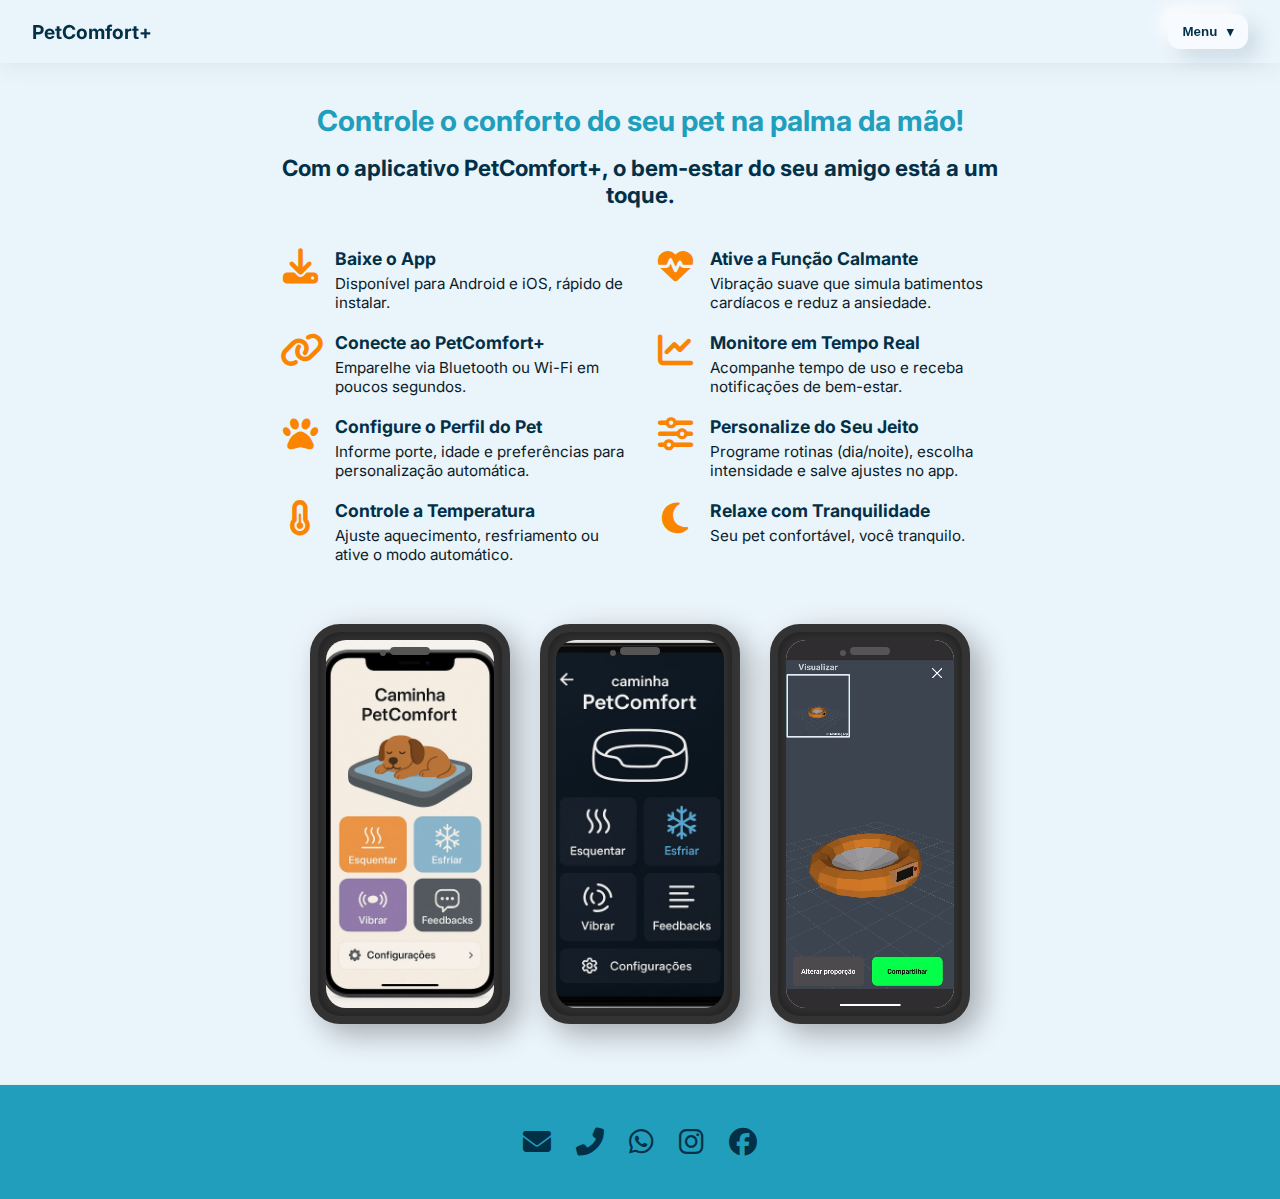
<file: app.html>
<!DOCTYPE html>
<html lang="pt-br">
<head>
  <meta charset="UTF-8" />
  <meta name="viewport" content="width=device-width, initial-scale=1.0"/>
  <meta name="viewport" content="width=device-width, initial-scale=1.0"/>
  <title>PetComfort+ - App</title>
  <link rel="stylesheet" href="style.css"/>
  <link rel="preconnect" href="https://fonts.googleapis.com">
  <link rel="preconnect" href="https://fonts.gstatic.com" crossorigin>
  <link href="https://fonts.googleapis.com/css2?family=Inter:wght@400;600;700&display=swap" rel="stylesheet">
  <link rel="stylesheet" href="https://cdnjs.cloudflare.com/ajax/libs/font-awesome/6.4.2/css/all.min.css">
</head>
<body>

  <header class="header">
    <a href="index.html" class="brand">PetComfort+</a>

    <nav class="menu">
      <button class="menu__button" aria-haspopup="true" aria-expanded="false" onclick="toggleDropdown()">
        Menu <span class="menu__chevron">▾</span>
      </button>
      <div id="dropdown" class="menu__dropdown">
        <a href="index.html">Inicio</a>
        <a href="app.html">App</a>
        <a href="beneficios.html">Benefícios</a>
        <a href="reembolso.html">Reembolso e Troca</a>
      </div>
    </nav>
  </header>

  <main class="container">

    <h1 class="page-title">Controle o conforto do seu pet na palma da mão!</h1>
    <p class="slogan">Com o aplicativo PetComfort+, o bem-estar do seu amigo está a um toque.</p>

    <section class="app-topics">
      <div class="topic-column">
        <div class="topic-item">
          <i class="fas fa-download topic-icon"></i>
          <div>
            <h3>Baixe o App</h3>
            <p>Disponível para Android e iOS, rápido de instalar.</p>
          </div>
        </div>
        <div class="topic-item">
          <i class="fas fa-link topic-icon"></i>
          <div>
            <h3>Conecte ao PetComfort+</h3>
            <p>Emparelhe via Bluetooth ou Wi-Fi em poucos segundos.</p>
          </div>
        </div>
        <div class="topic-item">
          <i class="fas fa-paw topic-icon"></i>
          <div>
            <h3>Configure o Perfil do Pet</h3>
            <p>Informe porte, idade e preferências para personalização automática.</p>
          </div>
        </div>
        <div class="topic-item">
          <i class="fas fa-thermometer-half topic-icon"></i>
          <div>
            <h3>Controle a Temperatura</h3>
            <p>Ajuste aquecimento, resfriamento ou ative o modo automático.</p>
          </div>
        </div>
      </div>
      <div class="topic-column">
        <div class="topic-item">
          <i class="fas fa-heartbeat topic-icon"></i>
          <div>
            <h3>Ative a Função Calmante</h3>
            <p>Vibração suave que simula batimentos cardíacos e reduz a ansiedade.</p>
          </div>
        </div>
        <div class="topic-item">
          <i class="fas fa-chart-line topic-icon"></i>
          <div>
            <h3>Monitore em Tempo Real</h3>
            <p>Acompanhe tempo de uso e receba notificações de bem-estar.</p>
          </div>
        </div>
        <div class="topic-item">
          <i class="fas fa-sliders-h topic-icon"></i>
          <div>
            <h3>Personalize do Seu Jeito</h3>
            <p>Programe rotinas (dia/noite), escolha intensidade e salve ajustes no app.</p>
          </div>
        </div>
        <div class="topic-item">
          <i class="fas fa-moon topic-icon"></i>
          <div>
            <h3>Relaxe com Tranquilidade</h3>
            <p>Seu pet confortável, você tranquilo.</p>
          </div>
        </div>
      </div>
    </section>

    <div class="app-visuals">
      <div class="phone-mockup">
        <div class="screen">
          <img src="imag5.jpeg" alt="Captura de tela do app 1">
        </div>
      </div>

      <div class="phone-mockup">
        <div class="screen">
          <img src="imag6.jpeg" alt="Captura de tela do app 2">
        </div>
      </div>
      
      <div class="phone-mockup video-mockup">
        <div class="screen">
          <video src="video1.mp4" autoplay loop muted></video>
        </div>
      </div>
    </div>
  </main>

  <footer class="footer">
   <div class="footer-center">
     <a href="mailto:suporte@petcomfortplus.com"><i class="fas fa-envelope"></i></a>
     <a href="tel:+551140028999"><i class="fas fa-phone-alt"></i></a>
     <a href="https://wa.me/5511999999999" target="_blank"><i class="fab fa-whatsapp"></i></a>
     <a href="https://www.instagram.com/seu_perfil" target="_blank"><i class="fab fa-instagram"></i></a>
     <a href="https://www.facebook.com/seu_perfil" target="_blank"><i class="fab fa-facebook"></i></a> 
   </div>
 </footer>
  <script>
    // Dropdown
    function toggleDropdown() {
      const dd = document.getElementById('dropdown');
      dd.classList.toggle('show');
    }
    window.addEventListener('click', (e) => {
      if (!e.target.closest('.menu')) {
        document.getElementById('dropdown').classList.remove('show');
      }
    });
  </script>
</body>
</html>
</file>
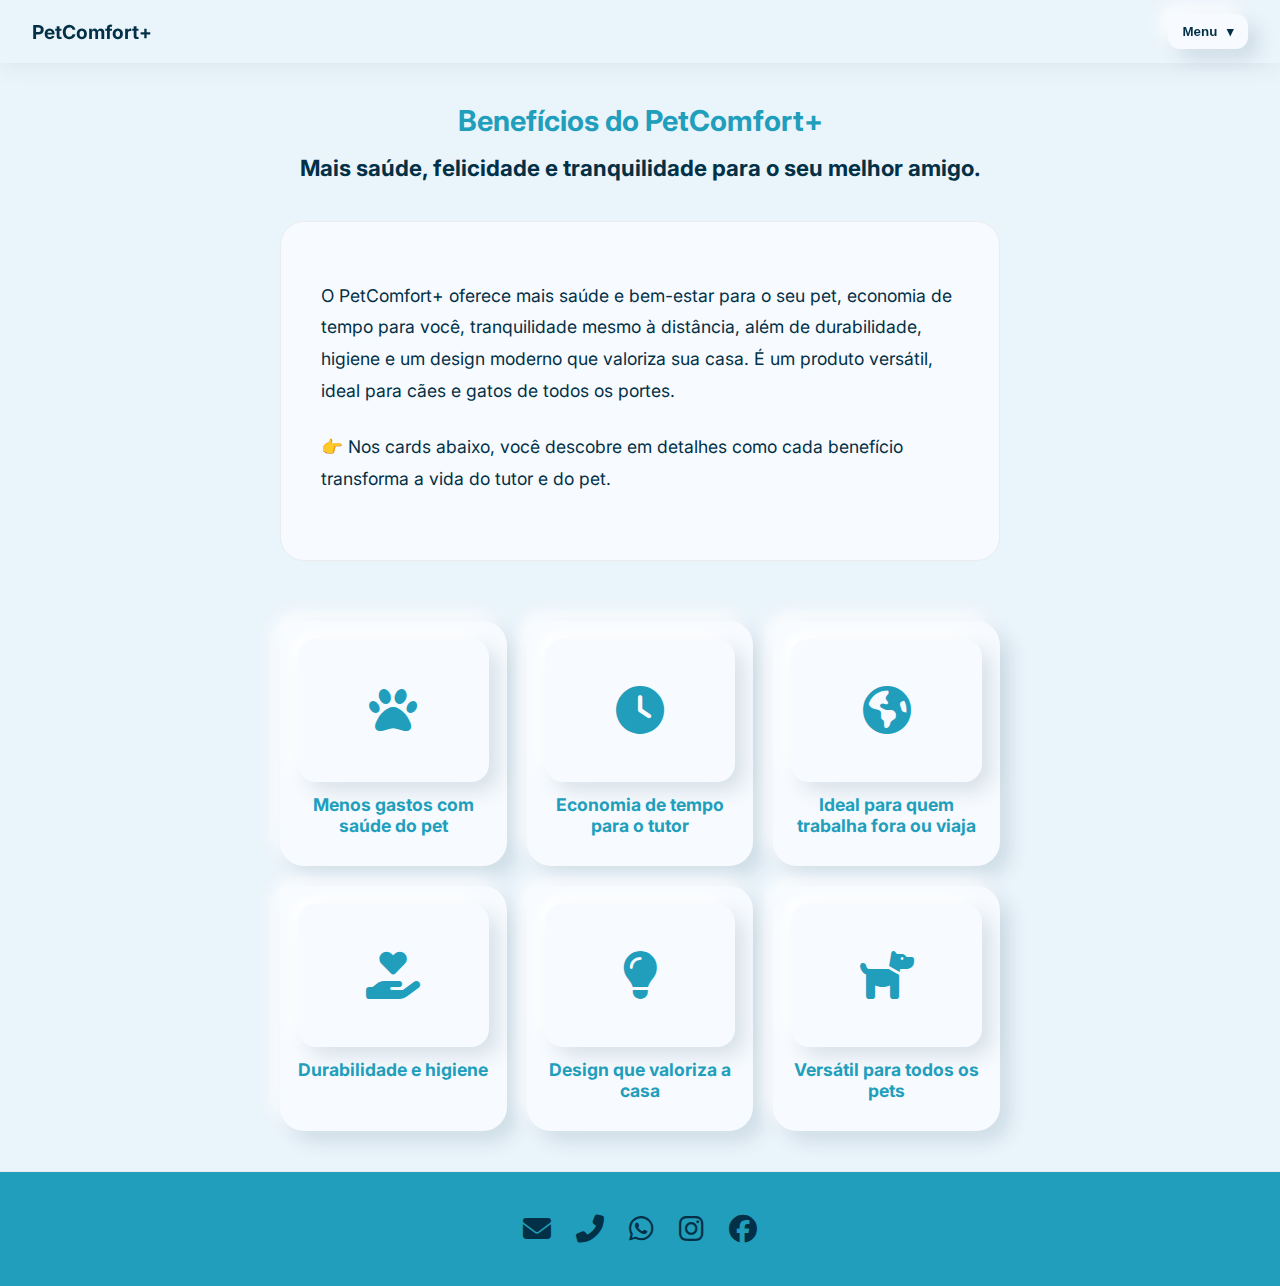
<file: beneficios.html>
<!DOCTYPE html>
<html lang="pt-br">
<head>
  <meta charset="UTF-8" />
  <meta name="viewport" content="width=device-width, initial-scale=1.0"/>
  <meta name="viewport" content="width=device-width, initial-scale=1.0"/>
  <title>PetComfort+ - Benefícios</title>
  <link rel="stylesheet" href="style.css"/>
  <link rel="preconnect" href="https://fonts.googleapis.com">
  <link rel="preconnect" href="https://fonts.gstatic.com" crossorigin>
  <link href="https://fonts.googleapis.com/css2?family=Inter:wght@400;600;700&display=swap" rel="stylesheet">
  <link rel="stylesheet" href="https://cdnjs.cloudflare.com/ajax/libs/font-awesome/6.4.2/css/all.min.css">
</head>
<body>

  <header class="header">
    <a href="index.html" class="brand">PetComfort+</a>

    <nav class="menu">
      <button class="menu__button" aria-haspopup="true" aria-expanded="false" onclick="toggleDropdown()">
        Menu <span class="menu__chevron">▾</span>
      </button>
      <div id="dropdown" class="menu__dropdown">
        <a href="index.html">Inicio</a>
        <a href="app.html">App</a>
        <a href="beneficios-final.html">Benefícios</a>
        <a href="reembolso.html">Reembolso e Troca</a>
      </div>
    </nav>
  </header>

  <main class="container">

    <h1 class="page-title">Benefícios do PetComfort+</h1>
    <p class="slogan">Mais saúde, felicidade e tranquilidade para o seu melhor amigo.</p>

    <section class="long-intro-section">
      <p>O PetComfort+ oferece mais saúde e bem-estar para o seu pet, economia de tempo para você, tranquilidade mesmo à distância, além de durabilidade, higiene e um design moderno que valoriza sua casa. É um produto versátil, ideal para cães e gatos de todos os portes.</p>
      <p>👉 Nos cards abaixo, você descobre em detalhes como cada benefício transforma a vida do tutor e do pet.</p>
    </section>

    <section class="cards">
      
      <article class="card">
        <div class="card__image-box">
          <i class="fas fa-paw card-icon"></i>
        </div>
        <h3 class="card__title">Menos gastos com saúde do pet</h3>
        <div class="card__content">
          <p>Um pet que dorme bem e tem menos ansiedade vive mais saudável. O PetComfort+ reduz estresse e previne problemas, ajudando a evitar visitas frequentes ao veterinário.</p>
        </div>
      </article>

      <article class="card">
        <div class="card__image-box">
          <i class="fas fa-clock card-icon"></i>
        </div>
        <h3 class="card__title">Economia de tempo para o tutor</h3>
        <div class="card__content">
          <p>Com o app, você programa rotinas automáticas de aquecimento, resfriamento e função calmante. Tudo acontece sozinho, liberando mais tempo para você aproveitar com seu pet.</p>
        </div>
      </article>

      <article class="card">
        <div class="card__image-box">
          <i class="fas fa-globe-americas card-icon"></i>
        </div>
        <h3 class="card__title">Ideal para quem trabalha fora ou viaja</h3>
        <div class="card__content">
          <p>Mesmo longe, você acompanha o bem-estar do seu pet em tempo real pelo celular. Ajuste funções, receba notificações e fique tranquilo em qualquer situação.</p>
        </div>
      </article>
      
      <article class="card">
        <div class="card__image-box">
          <i class="fas fa-hand-holding-heart card-icon"></i>
        </div>
        <h3 class="card__title">Durabilidade e higiene</h3>
        <div class="card__content">
          <p>Feito com materiais resistentes e fáceis de limpar, o PetComfort+ foi projetado para durar anos sem perder a qualidade, tornando a rotina mais prática e segura.</p>
        </div>
      </article>
      
      <article class="card">
        <div class="card__image-box">
          <i class="fas fa-lightbulb card-icon"></i>
        </div>
        <h3 class="card__title">Design que valoriza a casa</h3>
        <div class="card__content">
          <p>Moderno e sofisticado, combina com a decoração e mantém a elegância que outras camas comuns não oferecem.</p>
        </div>
      </article>
      
      <article class="card">
        <div class="card__image-box">
          <i class="fas fa-dog card-icon"></i>
        </div>
        <h3 class="card__title">Versátil para todos os pets</h3>
        <div class="card__content">
          <p>Adapta-se a cães e gatos de diferentes portes, sendo perfeito até para famílias com mais de um pet.</p>
        </div>
      </article>
    </section>

  </main>

  <footer class="footer">
   <div class="footer-center">
     <a href="mailto:suporte@petcomfortplus.com"><i class="fas fa-envelope"></i></a>
     <a href="tel:+551140028999"><i class="fas fa-phone-alt"></i></a>
     <a href="https://wa.me/5511999999999" target="_blank"><i class="fab fa-whatsapp"></i></a>
     <a href="https://www.instagram.com/seu_perfil" target="_blank"><i class="fab fa-instagram"></i></a>
     <a href="https://www.facebook.com/seu_perfil" target="_blank"><i class="fab fa-facebook"></i></a> 
   </div>
 </footer>

  <script>
    // Dropdown
    function toggleDropdown() {
      const dd = document.getElementById('dropdown');
      dd.classList.toggle('show');
    }
    window.addEventListener('click', (e) => {
      if (!e.target.closest('.menu')) {
        document.getElementById('dropdown').classList.remove('show');
      }
    });
  </script>
</body>
</html>
</file>
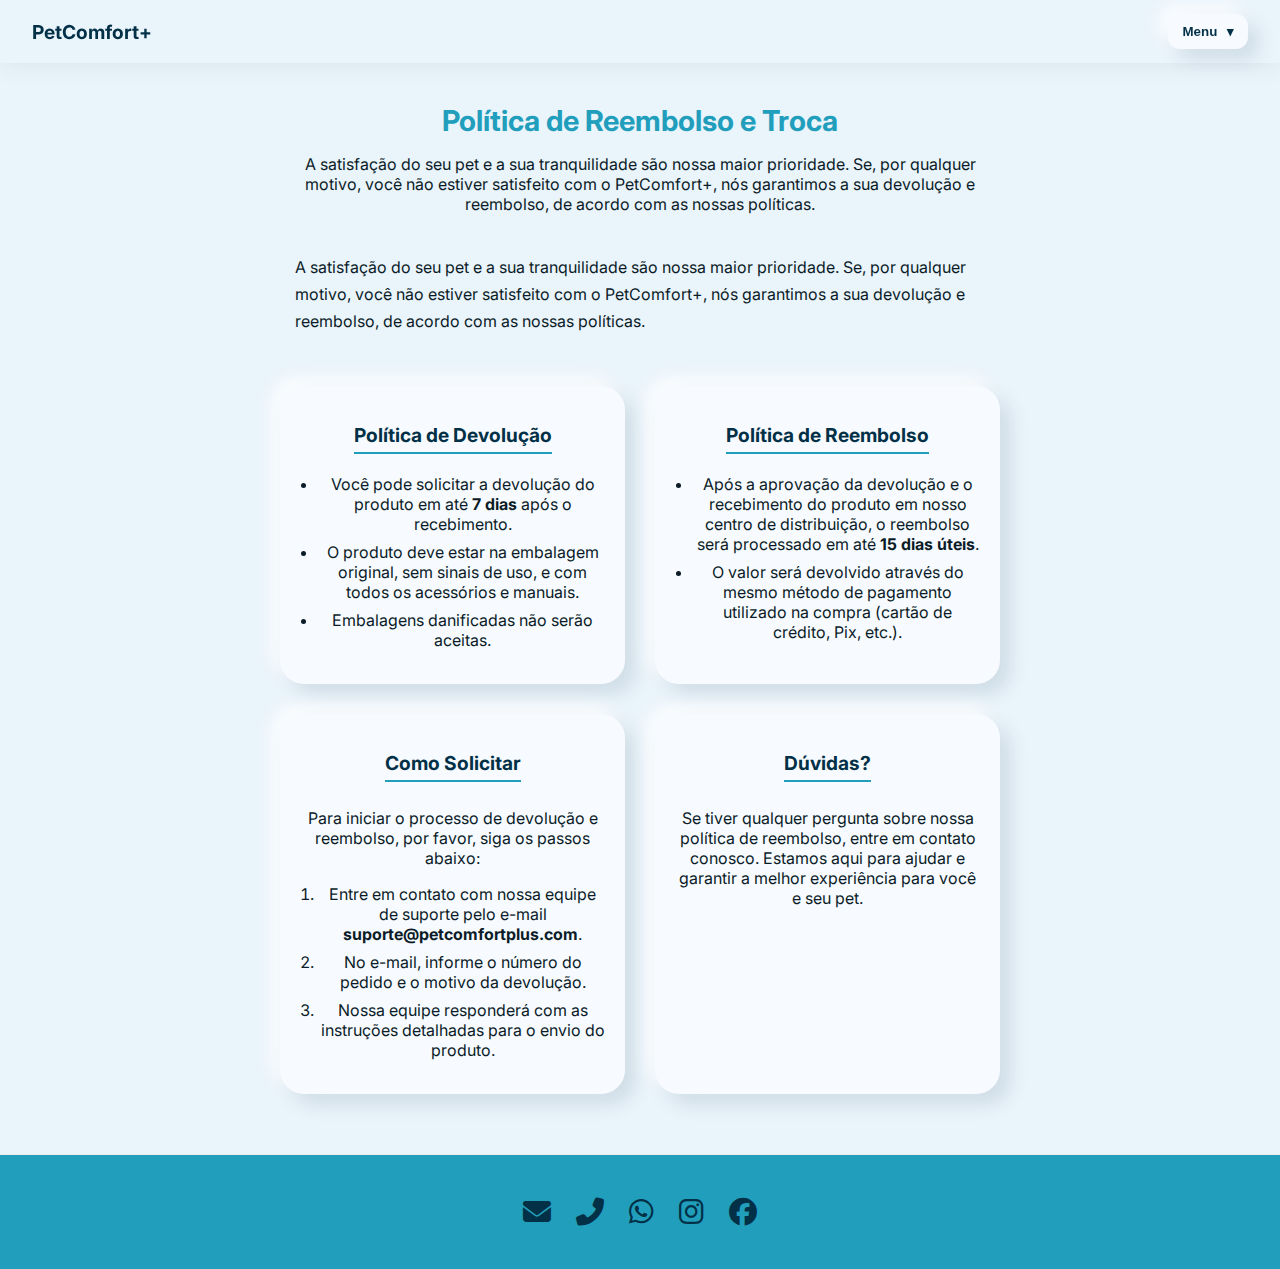
<file: reembolso.html>
<!DOCTYPE html>
<html lang="pt-br">
<head>
  <meta charset="UTF-8" />
  <meta name="viewport" content="width=device-width, initial-scale=1.0"/>
  <meta name="viewport" content="width=device-width, initial-scale=1.0"/>
  <title>PetComfort+ - Reembolso e Troca</title>
  <link rel="stylesheet" href="style.css"/>
  <link rel="preconnect" href="https://fonts.googleapis.com">
  <link rel="preconnect" href="https://fonts.gstatic.com" crossorigin>
  <link href="https://fonts.googleapis.com/css2?family=Inter:wght@400;600;700&display=swap" rel="stylesheet">
  <link rel="stylesheet" href="https://cdnjs.cloudflare.com/ajax/libs/font-awesome/6.4.2/css/all.min.css">
</head>
<body>

  <header class="header">
    <a href="index.html" class="brand">PetComfort+</a>

    <nav class="menu">
      <button class="menu__button" aria-haspopup="true" aria-expanded="false" onclick="toggleDropdown()">
        Menu <span class="menu__chevron">▾</span>
      </button>
      <div id="dropdown" class="menu__dropdown">
        <a href="index.html">Inicio</a>
        <a href="app.html">App</a>
        <a href="beneficios-final.html">Benefícios</a>
        <a href="reembolso.html">Reembolso e Troca</a>
      </div>
    </nav>
  </header>

  <main class="container">

    <h1 class="page-title">Política de Reembolso e Troca</h1>

    <section class="policy-section">
      <p>A satisfação do seu pet e a sua tranquilidade são nossa maior prioridade. Se, por qualquer motivo, você não estiver satisfeito com o PetComfort+, nós garantimos a sua devolução e reembolso, de acordo com as nossas políticas.</p>

      <section class="policy-section">
  <p class="policy-intro">A satisfação do seu pet e a sua tranquilidade são nossa maior prioridade. Se, por qualquer motivo, você não estiver satisfeito com o PetComfort+, nós garantimos a sua devolução e reembolso, de acordo com as nossas políticas.</p>

  <div class="cards policy-cards">
    <article class="card policy-block">
      <h3>Política de Devolução</h3>
      <ul>
        <li>Você pode solicitar a devolução do produto em até <strong>7 dias</strong> após o recebimento.</li>
        <li>O produto deve estar na embalagem original, sem sinais de uso, e com todos os acessórios e manuais.</li>
        <li>Embalagens danificadas não serão aceitas.</li>
      </ul>
    </article>

    <article class="card policy-block">
      <h3>Política de Reembolso</h3>
      <ul>
        <li>Após a aprovação da devolução e o recebimento do produto em nosso centro de distribuição, o reembolso será processado em até <strong>15 dias úteis</strong>.</li>
        <li>O valor será devolvido através do mesmo método de pagamento utilizado na compra (cartão de crédito, Pix, etc.).</li>
      </ul>
    </article>

    <article class="card policy-block">
      <h3>Como Solicitar</h3>
      <p>Para iniciar o processo de devolução e reembolso, por favor, siga os passos abaixo:</p>
      <ol>
        <li>Entre em contato com nossa equipe de suporte pelo e-mail <strong>suporte@petcomfortplus.com</strong>.</li>
        <li>No e-mail, informe o número do pedido e o motivo da devolução.</li>
        <li>Nossa equipe responderá com as instruções detalhadas para o envio do produto.</li>
      </ol>
    </article>

    <article class="card policy-block">
      <h3>Dúvidas?</h3>
      <p>Se tiver qualquer pergunta sobre nossa política de reembolso, entre em contato conosco. Estamos aqui para ajudar e garantir a melhor experiência para você e seu pet.</p>
    </article>
  </div>
</section>
      
    </section>

  </main>

  <footer class="footer">
   <div class="footer-center">
     <a href="mailto:suporte@petcomfortplus.com"><i class="fas fa-envelope"></i></a>
     <a href="tel:+551140028999"><i class="fas fa-phone-alt"></i></a>
     <a href="https://wa.me/5511999999999" target="_blank"><i class="fab fa-whatsapp"></i></a>
     <a href="https://www.instagram.com/seu_perfil" target="_blank"><i class="fab fa-instagram"></i></a>
     <a href="https://www.facebook.com/seu_perfil" target="_blank"><i class="fab fa-facebook"></i></a> 
   </div>
 </footer>

  <script>
    function toggleDropdown() {
      const dd = document.getElementById('dropdown');
      dd.classList.toggle('show');
    }
    window.addEventListener('click', (e) => {
      if (!e.target.closest('.menu')) {
        document.getElementById('dropdown').classList.remove('show');
      }
    });
  </script>
</body>
</html>
</file>
<file: style.css>
/* ===== Paleta ===== */
:root {
  --sky: #8ECAE6;
  --blue: #219EBC;
  --navy: #023047;
  --amber: #FFB703;
  --orange: #FB8500;

  --bg: #eaf4fb;
  --text: #0b1c28;
  --card-bg: #f7fbff;

  --radius-lg: 24px;
  --radius-md: 18px;
  --shadow-soft: 10px 10px 20px rgba(2,48,71,0.12), -8px -8px 18px rgba(255,255,255,0.9);
  --inset-soft: inset 8px 8px 16px rgba(2,48,71,0.08), inset -8px -8px 16px rgba(255,255,255,0.9);
}

/* Reset */
* { box-sizing: border-box; }
body {
  margin: 0;
  font-family: 'Inter', sans-serif;
  background: var(--bg);
  color: var(--text);
}

/* Cabeçalho */
.header {
  position: sticky;
  top: 0;
  z-index: 50;
  display: flex;
  justify-content: space-between;
  align-items: center;
  padding: 14px 32px;
  background: var(--bg);
  box-shadow: 0 6px 20px rgba(2,48,71,0.06);
}
.brand {
  font-weight: 700;
  font-size: 1.2rem;
  color: var(--navy);
  text-decoration: none;
}

/* Menu dropdown */
.menu { position: relative; }
.menu__button {
  border: none;
  border-radius: 12px;
  padding: 10px 14px;
  font-weight: 600;
  cursor: pointer;
  background: var(--card-bg);
  color: var(--navy);
  box-shadow: var(--shadow-soft);
}
.menu__button:active { box-shadow: var(--inset-soft); }
.menu__chevron { margin-left: 6px; }

.menu__dropdown {
  position: absolute;
  right: 0;
  top: calc(100% + 10px);
  min-width: 200px;
  background: var(--card-bg);
  border-radius: 16px;
  padding: 6px;
  box-shadow: var(--shadow-soft);
  display: none;
}
.menu__dropdown.show { display: block; }
.menu__dropdown a {
  display: block;
  padding: 12px 14px;
  border-radius: 10px;
  text-decoration: none;
  color: var(--navy);
  font-weight: 500;
}
.menu__dropdown a:hover {
  background: var(--sky);
  color: var(--navy);
}

/* Layout */
.container {
  max-width: 760px;
  margin: 40px auto;
  padding: 0 20px;
  text-align: center;
}

/* Logo */
.logo-box {
  margin: 20px auto;
  width: 220px;   
  height: 220px; 
  border-radius: 28px;
  background: var(--card-bg);
  display: flex;
  justify-content: center;
  align-items: center;
  box-shadow: var(--shadow-soft);
  transition: transform 0.3s ease;
}
.logo-img {
  width: 80%;     
  height: auto;
  display: block;
  transition: transform 0.3s ease;
}

/* Slogan */
.slogan {
  font-weight: 700;
  font-size: 1.4rem;
  color: var(--navy);
  margin: 16px 0 32px;
}

/* Cards (da página inicial) */
.cards {
  display: grid;
  grid-template-columns: repeat(auto-fit, minmax(220px, 1fr)); 
  gap: 20px;
  justify-content: center;
}
.card {
  background: var(--card-bg);
  border-radius: var(--radius-lg);
  padding: 18px;
  box-shadow: var(--shadow-soft);
  cursor: pointer;
  transition: transform .25s ease;
}
.card__image-box {
  width: 100%;
  aspect-ratio: 4/3;
  border-radius: var(--radius-md);
  overflow: hidden;
  box-shadow: var(--shadow-soft);
  margin-bottom: 12px;
  display: flex; 
  justify-content: center; 
  align-items: center; 
}
.card__image {
  width: 100%;
  height: 100%;
  object-fit: cover;
}
.card-icon { /* Ícones dentro dos cards da index.html */
    font-size: 3rem;
    color: var(--blue);
}
.card__title {
  margin: 6px 0 12px;
  font-size: 1.1rem;
  font-weight: 700;
  color: var(--blue);
}
.card__content {
  max-height: 0;
  overflow: hidden;
  transition: max-height .3s ease;
  text-align: left;
}
.card:hover .card__content { max-height: 200px; }

/* Card hover diminui levemente */
.card:hover { 
  transform: scale(0.97); 
}

/* Efeito hover aumenta logo */
.card:hover ~ .logo-box,
.cards:hover ~ .logo-box {
  transform: scale(1.15); 
}
.logo-box:hover .logo-img {
  transform: scale(1.1);
}

/* Preço */
.price-note {
  margin: 20px 0;
  color: var(--navy);
}

/* Botão CTA */
.btn {
  display: inline-block;
  padding: 12px 20px;
  border-radius: 999px;
  font-weight: 700;
  text-decoration: none;
  transition: 0.2s;
}
.btn--outline {
  color: var(--orange);
  border: 2px solid var(--orange);
  background: transparent;
  box-shadow: var(--shadow-soft);
}
.btn--outline:hover {
  background: rgba(251,133,0,0.1);
}
.cta { margin-top: 20px; }

/* ================== Rodapé (Novo Estilo) ================== */
.footer {
  display: flex;
  justify-content: center; /* Centraliza o conteúdo horizontalmente */
  align-items: center;     /* Centraliza o conteúdo verticalmente */
  padding: 40px 30px;
  background: var(--blue); /* Usando a cor de fundo clara para um visual mais limpo */
  border-top: 1px solid #EAECEF;
}

.footer-center {
  display: flex;
  gap: 25px; /* Aumenta o espaçamento entre os ícones */
  align-items: center;
}

.footer-center a {
  color: var(--navy); /* Ícones com a cor principal do texto */
  font-size: 28px;
  transition: transform 0.3s ease, color 0.3s ease;
  text-decoration: none;
}

.footer-center a.whatsapp:hover { color: #25d366; }
.footer-center a.instagram:hover { color: #E1306C; }
.footer-center a.facebook:hover { color: #1877F2; }

.footer-center a:hover {
  transform: scale(1.2);
}

/* ------------------ INÍCIO: REGRAS PÁGINA APP ------------------ */
.page-title {
  font-weight: 700;
  font-size: 1.8rem;
  color: var(--blue);
  margin-bottom: 10px;
}

/* Seção de Tópicos do App */
.app-topics {
    display: grid;
    grid-template-columns: 1fr 1fr; /* Duas colunas */
    gap: 30px; /* Espaço entre as colunas */
    margin-top: 40px;
    text-align: left; /* Alinha o texto à esquerda dentro dos tópicos */
}

/* Para telas menores que 768px, os tópicos ficam em uma coluna */
@media (max-width: 768px) {
    .app-topics {
        grid-template-columns: 1fr;
    }
}

.topic-column {
    display: flex;
    flex-direction: column;
    gap: 20px; /* Espaço entre os itens dentro da coluna */
}

.topic-item {
    display: flex;
    align-items: flex-start; /* Alinha ícone e texto no topo */
    gap: 15px; /* Espaço entre ícone e texto */
}

.topic-icon {
    font-size: 2.2rem;
    color: var(--orange); /* Cor laranja para os ícones dos tópicos */
    min-width: 40px; /* Garante que o ícone tenha um espaço fixo */
    text-align: center;
}

.topic-item h3 {
    margin: 0 0 5px 0;
    font-size: 1.1rem;
    color: var(--navy);
}

.topic-item p {
    margin: 0;
    font-size: 0.95rem;
    color: var(--text);
}


/* Visualização do App (Mockups de Celular) */
.app-visuals {
  display: flex;
  flex-wrap: wrap; 
  justify-content: center;
  gap: 30px;
  margin-top: 60px;
  margin-bottom: 60px;
}

.phone-mockup {
  width: 200px; 
  height: 400px; 
  background: #333; 
  border-radius: 30px; 
  border: 8px solid #333; 
  box-shadow: 10px 10px 30px rgba(0,0,0,0.3), -10px -10px 30px rgba(255,255,255,0.2), inset 0 0 15px rgba(0,0,0,0.5);
  display: flex;
  justify-content: center;
  align-items: center;
  position: relative;
  overflow: hidden; 
}

.phone-mockup.video-mockup {
  width: 200px; 
  height: 400px;
}

.phone-mockup .screen {
  width: calc(100% - 16px); 
  height: calc(100% - 16px);
  background: white;
  border-radius: 20px; 
  overflow: hidden;
  display: flex;
  justify-content: center;
  align-items: center;
}

.phone-mockup .screen img,
.phone-mockup .screen video {
  width: 100%;
  height: 100%;
  object-fit: cover; 
}

.phone-mockup::before {
  content: '';
  position: absolute;
  top: 15px;
  left: 50%;
  transform: translateX(-50%);
  width: 40px;
  height: 8px;
  background: #555;
  border-radius: 5px;
  z-index: 10;
}
.phone-mockup::after {
  content: '';
  position: absolute;
  top: 18px;
  left: calc(50% - 30px);
  width: 6px;
  height: 6px;
  background: #555;
  border-radius: 50%;
  z-index: 10;
}
/* ------------------ FIM: REGRAS PÁGINA APP ------------------ */
/* Estilo para a seção de introdução com fundo e cantos arredondados */
.long-intro-section {
  background-color: var(--card-bg); /* Usa o fundo branco dos cards */
  border-radius: var(--radius-lg);   /* Cantos arredondados definidos no :root */
  box-shadow: var(--shadow-subtle);  /* Sombra sutil para destaque */
  padding: 40px;                     /* Espaçamento interno generoso */
  margin: 40px auto 60px;            /* Margens superior, inferior e centralização */
  max-width: 800px;                  /* Largura máxima do bloco */
  text-align: left;                  /* Alinha o texto à esquerda */
  line-height: 1.8;                  /* Espaçamento entre as linhas para leitura fácil */
  color: var(--navy);                /* Cor do texto para contraste */
  font-size: 1.1rem;                 /* Tamanho da fonte */
  border: 1px solid #EAECEF;         /* Borda sutil para definir o bloco */
}

.long-intro-section p {
  margin-bottom: 25px; /* Espaço entre os parágrafos */
}

/* Ajustes para telas menores */
@media (max-width: 768px) {
  .long-intro-section {
    padding: 30px 20px; /* Reduz o padding em telas menores */
    margin: 30px auto 50px;
    font-size: 1rem;
  }
}
/* ================== REGRAS PÁGINA REEMBOLSO (Cards) ================== */
.policy-intro {
  max-width: 800px;
  margin: 40px auto;
  text-align: left;
  line-height: 1.7;
  color: var(--text);
  padding: 0 15px;
}

.policy-cards {
  display: grid;
  grid-template-columns: repeat(auto-fit, minmax(300px, 1fr));
  gap: 30px;
  justify-content: center;
  margin-top: 50px;
  margin-bottom: 60px;
}

.policy-block h3 {
    font-size: 1.2rem;
    color: var(--navy);
    margin-bottom: 10px;
    border-bottom: 2px solid var(--blue);
    padding-bottom: 5px;
    display: inline-block;
}

.policy-block ul,
.policy-block ol {
    padding-left: 20px;
    margin-top: 10px;
}

.policy-block li {
    margin-bottom: 8px;
}
/* ================== Media Queries para Dispositivos Móveis ================== */

@media (max-width: 768px) {
  /* Regras gerais para telas menores */
  .container {
    margin: 20px auto;
    padding: 0 16px;
  }

  .page-title {
    font-size: 1.8rem;
    text-align: center;
    margin-bottom: 5px;
  }
  
  .slogan {
      text-align: center;
      margin-bottom: 20px;
  }

  /* Ajustes para a navegação */
  .header {
      padding: 12px 16px;
  }

  /* Ajustes para a página inicial */
  .about-text {
      text-align: center;
  }
  
  /* Ajustes para a página do aplicativo */
  .app-topics {
    grid-template-columns: 1fr;
    gap: 20px;
  }

  .topic-item {
      text-align: center;
      flex-direction: column;
      align-items: center;
      gap: 10px;
  }

  .topic-item p {
      text-align: center;
  }

  .phone-mockup {
      width: 180px;
      height: 360px;
      box-shadow: 0 4px 12px rgba(0,0,0,0.1);
  }

  .phone-mockup.video-mockup {
      width: 200px;
      height: 400px;
  }

  .app-visuals {
      gap: 20px;
  }
  
  /* Ajustes para a página de benefícios e reembolso */
  .long-intro-section,
  .policy-section {
      font-size: 1rem;
      padding: 0 10px;
      margin: 20px auto 30px;
  }
  
  .policy-cards {
      grid-template-columns: 1fr;
      gap: 20px;
  }

  /* Ajustes para o rodapé */
  .footer {
    flex-direction: column;
    align-items: center;
    text-align: center;
    padding: 30px 16px;
  }
  
  .footer-left {
      align-items: center;
      margin-bottom: 15px;
  }
  
  .footer-right {
      justify-content: center;
      gap: 15px;
  }
}
</file>
